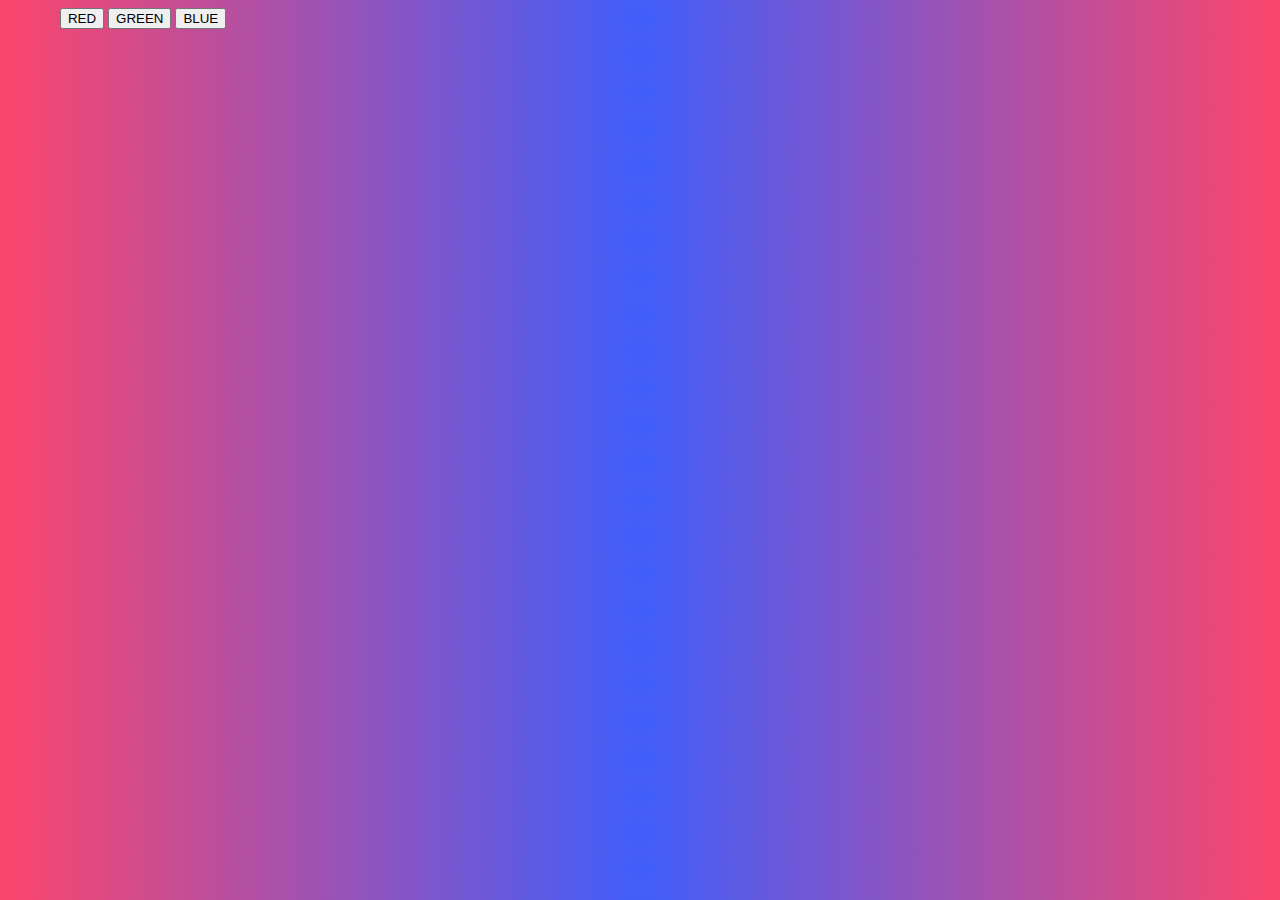
<file: alcro-patched/examples/actix-embed/index.html>
<!doctype html>

<html lang="en">
<head>
  <meta charset="utf-8">
  <title>index</title>
  <link rel="stylesheet" href="css/styles.css">
</head>
<body id="index-body">
  <button class="index" onclick="changePage('index')">index</button>
  <button class="red" onclick="changePage('red')">RED</button>
  <button class="green" onclick="changePage('green')">GREEN</button>
  <button class="blue" onclick="changePage('blue')">BLUE</button>

  <script src="js/scripts.js"></script>
</body>
</html>
</file>
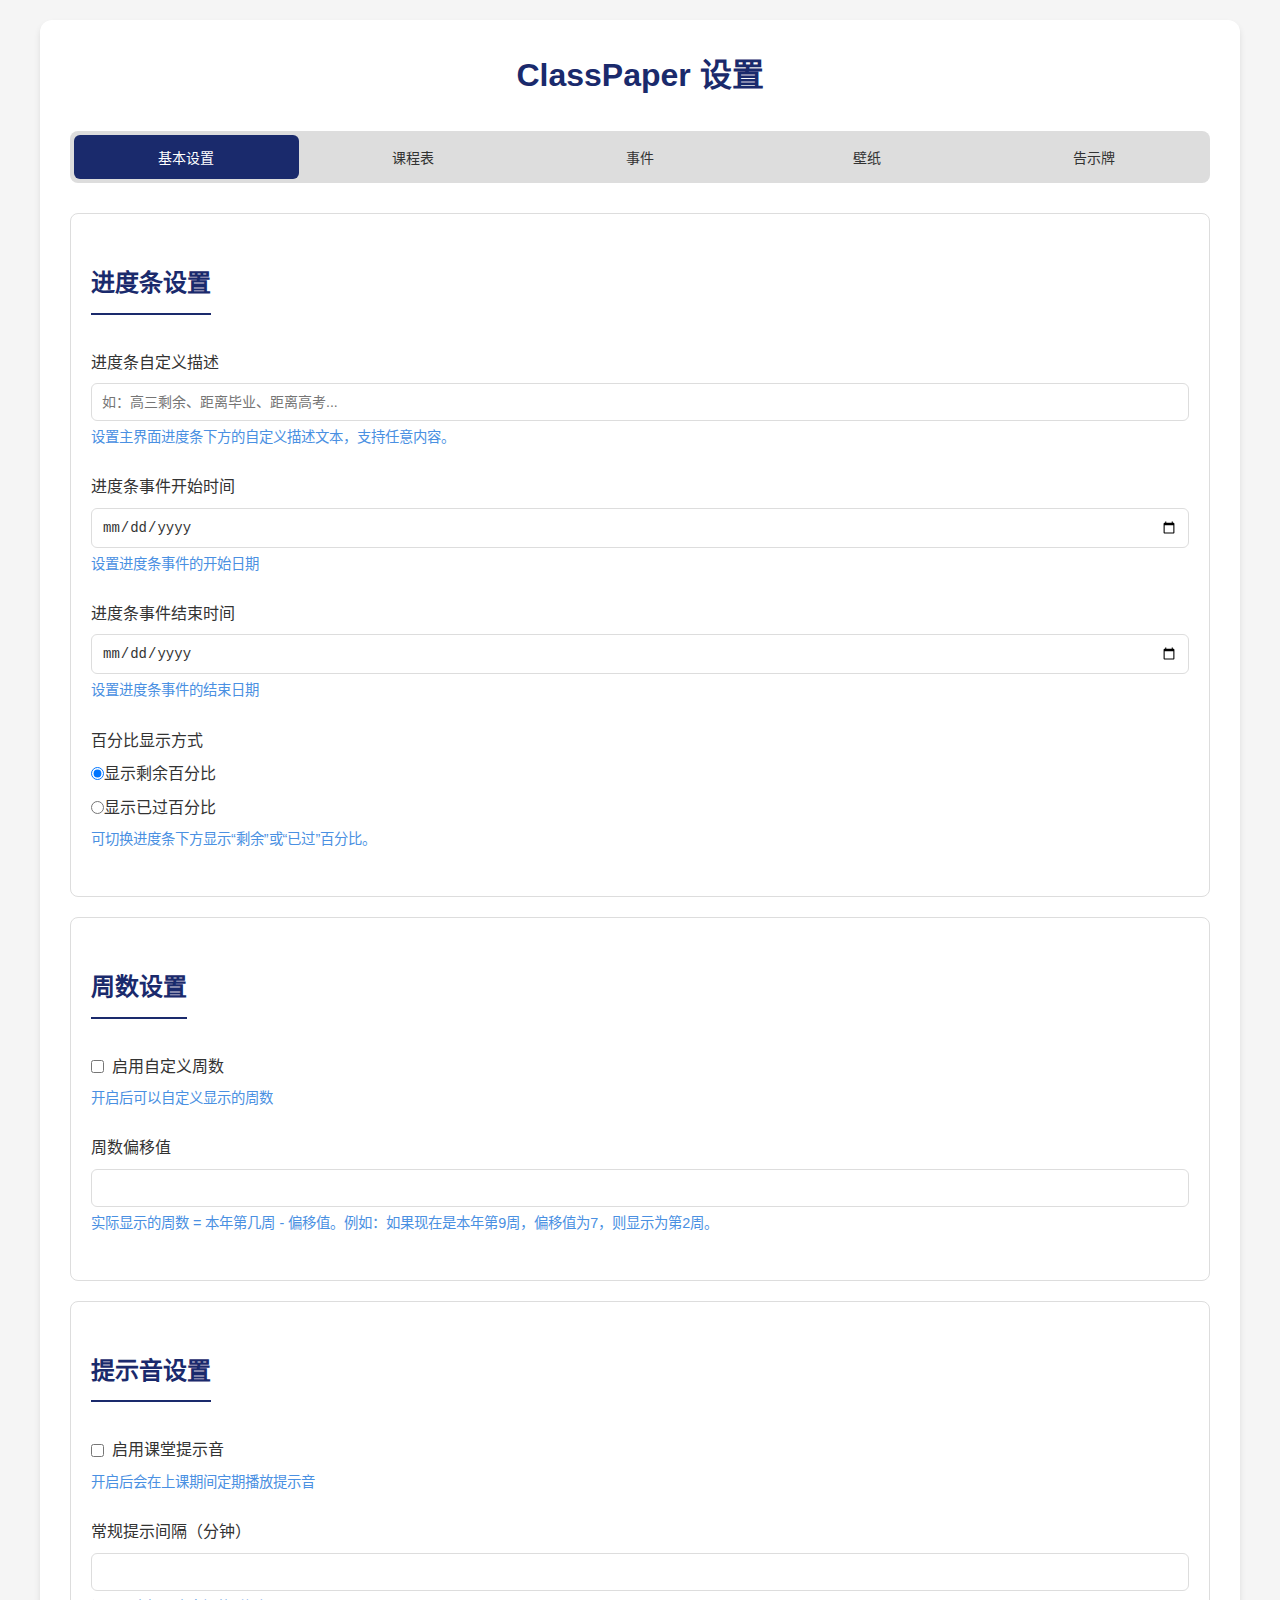
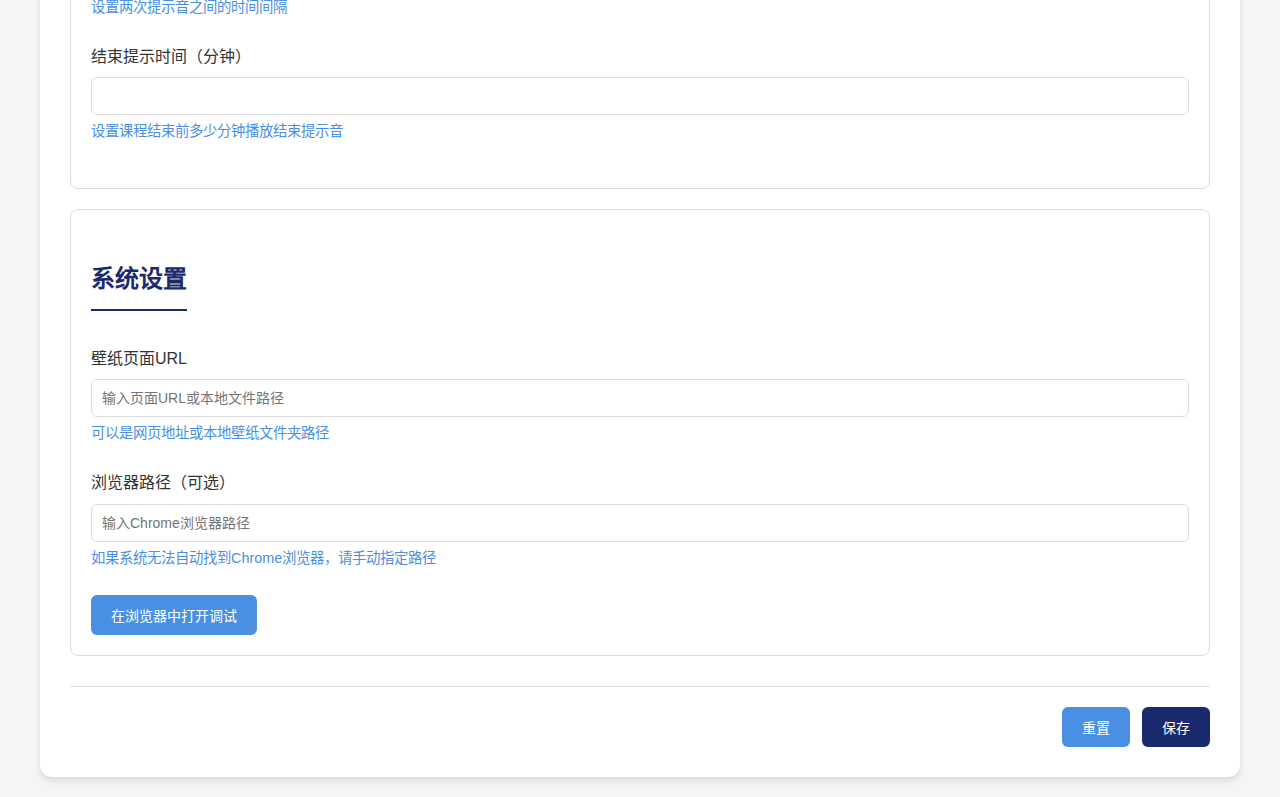
<file: res/settings.html>
<!DOCTYPE html>
<html lang="zh-CN">

<head>
    <meta charset="UTF-8">
    <meta name="viewport" content="width=device-width, initial-scale=1.0">
    <title>ClassPaper 设置</title>
    <script src="config/config.js"></script>
    <link rel="icon" type="image/x-icon" href="favicon.ico">
    <style>
        :root {
            --primary-color: #1a2a6c;
            --secondary-color: #4a90e2;
            --success-color: #28a745;
            --danger-color: #dc3545;
            --text-color: #333;
            --bg-color: #f5f5f5;
            --card-bg: #fff;
            --border-color: #ddd;
            --hover-color: #f8f9fa;
        }

        @media (prefers-color-scheme: dark) {
            :root {
                --primary-color: #4a90e2;
                --secondary-color: #6c757d;
                --text-color: #e1e1e1;
                --bg-color: #1a1a1a;
                --card-bg: #2d2d2d;
                --border-color: #404040;
                --hover-color: #363636;
            }
        }

        * {
            margin: 0;
            padding: 0;
            box-sizing: border-box;
        }

        body {
            font-family: 'Microsoft YaHei', sans-serif;
            background: var(--bg-color);
            color: var(--text-color);
            padding: 20px;
            line-height: 1.6;
        }

        .container {
            max-width: 1200px;
            margin: 0 auto;
            background: var(--card-bg);
            padding: 30px;
            border-radius: 12px;
            box-shadow: 0 4px 6px rgba(0, 0, 0, 0.1);
        }

        h1,
        h2,
        h3 {
            color: var(--primary-color);
            margin-bottom: 20px;
        }

        h1 {
            text-align: center;
            font-size: 2em;
            margin-bottom: 30px;
        }

        h2 {
            font-size: 1.5em;
            border-bottom: 2px solid var(--primary-color);
            padding-bottom: 10px;
            margin-top: 30px;
        }

        h3 {
            font-size: 1.2em;
            margin-top: 20px;
        }

        .form-group {
            margin-bottom: 25px;
            position: relative;
        }

        .form-section {
            background: var(--card-bg);
            padding: 20px;
            border-radius: 8px;
            border: 1px solid var(--border-color);
            margin-bottom: 20px;
        }

        .form-section-title {
            display: flex;
            align-items: center;
            margin-bottom: 15px;
        }

        .form-section-title i {
            margin-right: 10px;
            color: var(--primary-color);
        }

        label {
            display: block;
            margin-bottom: 8px;
            font-weight: 500;
            color: var(--text-color);
        }

        .checkbox-label {
            display: flex;
            align-items: center;
            cursor: pointer;
        }

        .checkbox-label input[type="checkbox"] {
            margin-right: 8px;
        }

        input[type="text"],
        input[type="number"],
        input[type="date"],
        input[type="time"],
        input[type="datetime-local"] {
            width: 100%;
            padding: 10px;
            border: 1px solid var(--border-color);
            border-radius: 6px;
            font-size: 14px;
            background: var(--card-bg);
            color: var(--text-color);
            transition: border-color 0.3s, box-shadow 0.3s;
        }

        input:focus {
            outline: none;
            border-color: var(--primary-color);
            box-shadow: 0 0 0 2px rgba(74, 144, 226, 0.2);
        }

        .help-text {
            font-size: 0.9em;
            color: var(--secondary-color);
            margin-top: 5px;
        }

        .button-group {
            display: flex;
            justify-content: flex-end;
            gap: 12px;
            margin-top: 30px;
            padding-top: 20px;
            border-top: 1px solid var(--border-color);
        }

        button {
            padding: 10px 20px;
            border: none;
            border-radius: 6px;
            cursor: pointer;
            font-size: 14px;
            font-weight: 500;
            transition: all 0.3s;
        }

        button.primary {
            background-color: var(--primary-color);
            color: white;
        }

        button.secondary {
            background-color: var(--secondary-color);
            color: white;
        }

        button.add {
            background-color: var(--success-color);
            color: white;
        }

        button.delete {
            background-color: var(--danger-color);
            color: white;
            padding: 6px 12px;
            font-size: 12px;
        }

        button:hover {
            transform: translateY(-1px);
            box-shadow: 0 2px 4px rgba(0, 0, 0, 0.1);
        }

        button:active {
            transform: translateY(0);
        }

        .tab-container {
            margin-bottom: 30px;
        }

        .tab-buttons {
            display: flex;
            gap: 2px;
            margin-bottom: 30px;
            background: var(--border-color);
            padding: 4px;
            border-radius: 8px;
        }

        .tab-button {
            flex: 1;
            padding: 12px 24px;
            border: none;
            border-radius: 6px;
            cursor: pointer;
            background-color: transparent;
            color: var(--text-color);
            font-weight: 500;
            transition: all 0.3s;
        }

        .tab-button.active {
            background-color: var(--primary-color);
            color: white;
        }

        .tab-button:hover:not(.active) {
            background-color: var(--hover-color);
        }

        .tab-content {
            display: none;
            animation: fadeIn 0.3s;
        }

        .tab-content.active {
            display: block;
        }

        @keyframes fadeIn {
            from {
                opacity: 0;
            }

            to {
                opacity: 1;
            }
        }

        .table-container {
            overflow-x: auto;
            margin-bottom: 20px;
            background: var(--card-bg);
            border-radius: 8px;
            border: 1px solid var(--border-color);
        }

        table {
            width: 100%;
            border-collapse: collapse;
        }

        th,
        td {
            padding: 12px;
            text-align: left;
            border-bottom: 1px solid var(--border-color);
        }

        th {
            background-color: var(--hover-color);
            font-weight: 500;
        }

        tr:hover {
            background-color: var(--hover-color);
        }

        .event-list,
        .wallpaper-list {
            margin-bottom: 20px;
        }

        .event-item,
        .wallpaper-item {
            display: flex;
            align-items: center;
            gap: 12px;
            margin-bottom: 12px;
            padding: 15px;
            background: var(--card-bg);
            border: 1px solid var(--border-color);
            border-radius: 8px;
            transition: all 0.3s;
        }

        .event-item:hover,
        .wallpaper-item:hover {
            transform: translateY(-2px);
            box-shadow: 0 2px 8px rgba(0, 0, 0, 0.1);
        }

        .notice-editor {
            width: 100%;
            min-height: 200px;
            padding: 15px;
            border: 1px solid var(--border-color);
            border-radius: 8px;
            font-family: 'Microsoft YaHei', sans-serif;
            resize: vertical;
            background: var(--card-bg);
            color: var(--text-color);
        }

        .preview-box {
            margin-top: 20px;
            padding: 20px;
            border: 1px solid var(--border-color);
            border-radius: 8px;
            background: var(--hover-color);
        }

        .status {
            position: fixed;
            bottom: 20px;
            right: 20px;
            padding: 15px 25px;
            border-radius: 8px;
            display: none;
            animation: slideIn 0.3s;
            z-index: 1000;
            box-shadow: 0 4px 12px rgba(0, 0, 0, 0.1);
        }

        @keyframes slideIn {
            from {
                transform: translateX(100%);
                opacity: 0;
            }

            to {
                transform: translateX(0);
                opacity: 1;
            }
        }

        .status.success {
            background-color: var(--success-color);
            color: white;
            display: block;
        }

        .status.error {
            background-color: var(--danger-color);
            color: white;
            display: block;
        }

        .wallpaper-item {
            display: flex;
            align-items: center;
            gap: 16px;
            margin-bottom: 14px;
            padding: 12px 18px;
            background: var(--card-bg);
            border: 1px solid var(--border-color);
            border-radius: 8px;
            transition: box-shadow 0.2s, background 0.2s;
        }

        .wallpaper-item:hover {
            background: var(--hover-color);
            box-shadow: 0 2px 8px rgba(0, 0, 0, 0.08);
        }

        .wallpaper-thumb {
            width: 48px;
            height: 32px;
            object-fit: cover;
            border-radius: 4px;
            border: 1px solid var(--border-color);
            background: #eee;
        }

        .wallpaper-item input[type="text"] {
            flex: 1;
            min-width: 180px;
            max-width: 400px;
            padding: 8px 10px;
        }

        .wallpaper-item button.delete {
            background: var(--danger-color);
            color: #fff;
            border: none;
            border-radius: 6px;
            padding: 6px 16px;
            font-size: 13px;
            cursor: pointer;
            transition: background 0.2s;
        }

        .wallpaper-item button.delete:hover {
            background: #b71c1c;
        }

        /* 响应式设计 */
        @media (max-width: 768px) {
            .container {
                padding: 15px;
            }

            .tab-buttons {
                flex-direction: column;
            }

            .event-item,
            .wallpaper-item {
                flex-direction: column;
            }

            .button-group {
                flex-direction: column;
            }

            button {
                width: 100%;
            }
        }

        #schedule .form-section {
            margin-bottom: 32px;
            box-shadow: 0 2px 12px rgba(0, 0, 0, 0.04);
            border-radius: 14px;
            border: 1.5px solid var(--border-color);
        }

        #schedule .form-section-title {
            display: flex;
            align-items: center;
            gap: 8px;
            font-size: 1.18em;
            font-weight: 600;
            color: var(--primary-color);
            margin-bottom: 12px;
            border-left: 4px solid var(--primary-color);
            padding-left: 10px;
        }

        #schedule .table-container {
            border-radius: 10px;
            overflow: auto;
            background: var(--card-bg);
            border: 1px solid var(--border-color);
        }

        #schedule table {
            width: 100%;
            border-collapse: separate;
            border-spacing: 0;
            border-radius: 10px;
            overflow: hidden;
        }

        #schedule th,
        #schedule td {
            padding: 10px 8px;
            text-align: center;
            border-bottom: 1px solid var(--border-color);
        }

        #schedule th {
            background: var(--hover-color);
            font-weight: 600;
        }


        #schedule tr:hover {
            background: #e3f0fa;
        }

        #schedule input[type="text"],
        #schedule input[type="time"] {
            width: 90px;
            padding: 6px 8px;
            border-radius: 6px;
            border: 1px solid var(--border-color);
            background: var(--card-bg);
        }

        #schedule .add,
        #schedule .secondary {
            min-width: 90px;
            margin-right: 8px;
        }

        #schedule .form-group {
            margin-bottom: 18px;
        }

        #schedule .help-text {
            font-size: 0.92em;
            color: var(--secondary-color);
        }

        #schedule .form-section {
            padding: 24px 28px 18px 28px;
        }

        #schedule .form-section:not(:last-child) {
            margin-bottom: 36px;
        }

        #schedule .form-section-title i {
            color: var(--primary-color);
        }

        #schedule .button-group {
            margin-top: 18px;
        }

        @media (max-width: 900px) {
            #schedule .form-section {
                padding: 12px 6px;
            }

            #schedule input[type="text"],
            #schedule input[type="time"] {
                width: 70px;
            }
        }
    </style>
</head>

<body>
    <div class="container">
        <h1>ClassPaper 设置</h1>

        <div class="tab-container">
            <div class="tab-buttons">
                <button class="tab-button active" onclick="switchTab('basic')">基本设置</button>
                <button class="tab-button" onclick="switchTab('schedule')">课程表</button>
                <button class="tab-button" onclick="switchTab('events')">事件</button>
                <button class="tab-button" onclick="switchTab('wallpapers')">壁纸</button>
                <button class="tab-button" onclick="switchTab('notice')">告示牌</button>
            </div>
        </div>

        <div id="basic" class="tab-content active">
            <div class="form-section">
                <div class="form-section-title">
                    <h2>进度条设置</h2>
                </div>
                <div class="form-group">
                    <label for="progress-description">进度条自定义描述</label>
                    <input type="text" id="progress-description" maxlength="30" placeholder="如：高三剩余、距离毕业、距离高考...">
                    <div class="help-text">设置主界面进度条下方的自定义描述文本，支持任意内容。</div>
                </div>
                <div class="form-group">
                    <label for="semester-begin">进度条事件开始时间</label>
                    <input type="date" id="semester-begin">
                    <div class="help-text">设置进度条事件的开始日期</div>
                </div>
                <div class="form-group">
                    <label for="semester-end">进度条事件结束时间</label>
                    <input type="date" id="semester-end">
                    <div class="help-text">设置进度条事件的结束日期</div>
                </div>
                <div class="form-group">
                    <label>百分比显示方式</label>
                    <label class="checkbox-label" style="margin-right: 18px;">
                        <input type="radio" name="progress-percent-mode" id="progress-percent-left" value="left"
                            checked>
                        显示剩余百分比
                    </label>
                    <label class="checkbox-label">
                        <input type="radio" name="progress-percent-mode" id="progress-percent-passed" value="passed">
                        显示已过百分比
                    </label>
                    <div class="help-text">可切换进度条下方显示“剩余”或“已过”百分比。</div>
                </div>
            </div>

            <div class="form-section">
                <div class="form-section-title">
                    <h2>周数设置</h2>
                </div>
                <div class="form-group">
                    <label class="checkbox-label">
                        <input type="checkbox" id="week-offset-enabled">
                        启用自定义周数
                    </label>
                    <div class="help-text">开启后可以自定义显示的周数</div>
                </div>
                <div class="form-group">
                    <label for="week-offset">周数偏移值</label>
                    <input type="number" id="week-offset" min="0" max="52">
                    <div class="help-text">实际显示的周数 = 本年第几周 - 偏移值。例如：如果现在是本年第9周，偏移值为7，则显示为第2周。</div>
                </div>
            </div>

            <div class="form-section">
                <div class="form-section-title">
                    <h2>提示音设置</h2>
                </div>
                <div class="form-group">
                    <label class="checkbox-label">
                        <input type="checkbox" id="notifications-enabled">
                        启用课堂提示音
                    </label>
                    <div class="help-text">开启后会在上课期间定期播放提示音</div>
                </div>
                <div class="form-group">
                    <label for="regular-interval">常规提示间隔（分钟）</label>
                    <input type="number" id="regular-interval" min="1" max="30">
                    <div class="help-text">设置两次提示音之间的时间间隔</div>
                </div>
                <div class="form-group">
                    <label for="ending-time">结束提示时间（分钟）</label>
                    <input type="number" id="ending-time" min="1" max="30">
                    <div class="help-text">设置课程结束前多少分钟播放结束提示音</div>
                </div>
            </div>

            <div class="form-section">
                <div class="form-section-title">
                    <h2>系统设置</h2>
                </div>
        <div class="form-group">
                    <label for="url">壁纸页面URL</label>
            <input type="text" id="url" placeholder="输入页面URL或本地文件路径">
                    <div class="help-text">可以是网页地址或本地壁纸文件夹路径</div>
                </div>
                <div class="form-group">
                    <label for="browser">浏览器路径（可选）</label>
                    <input type="text" id="browser" placeholder="输入Chrome浏览器路径">
                    <div class="help-text">如果系统无法自动找到Chrome浏览器，请手动指定路径</div>
                </div>
                <!-- 新增调试按钮 -->
                <button class="secondary" onclick="openInBrowser()">在浏览器中打开调试</button>
            </div>
        </div>

        <div id="schedule" class="tab-content">
            <div class="form-section">
                <div class="form-section-title">
                    <h2>课程时间安排</h2>
                </div>
                <div style="display:flex;align-items:center;gap:18px;margin-bottom:10px;">
                    <button class="add" onclick="smartGuessTimeTable()">智能推算</button>
                    <span class="help-text">一键根据已填时间智能补全后续节次时间，可根据实际情况手动微调。</span>
                </div>
                <div class="table-container">
                    <table id="timeTable">
                        <thead>
                            <tr>
                                <th>节次</th>
                                <th>上课时间</th>
                                <th>下课时间</th>
                                <th>休息时间</th>
                                <th>操作</th>
                            </tr>
                        </thead>
                        <tbody>
                        </tbody>
                    </table>
                    <button class="add" onclick="addTimeSlot()">添加时间段</button>
                </div>
            </div>

            <div class="form-section">
                <div class="form-section-title">
                    <h2>课表显示模式</h2>
                </div>
                <div class="form-group">
                    <label class="checkbox-label">
                        <input type="radio" name="display-mode" id="display-mode-scroll" value="scroll">
                        滚动模式（当前课程居中，前后天填充空白）
                    </label>
                    <label class="checkbox-label">
                        <input type="radio" name="display-mode" id="display-mode-day" value="day">
                        一天进度模式（只显示当天全部课程，按时间高亮）
                    </label>
                    <div class="help-text">选择课表的显示方式，滚动模式适合大屏，进度模式适合移动端或简洁需求。</div>
                </div>
            </div>

            <div class="form-section">
                <div class="form-section-title">
                    <h2>课程安排</h2>
                </div>
                <div class="form-group">
                    <label for="schedule-import">导入课程表</label>
                    <textarea id="schedule-import" class="notice-editor" style="min-height: 100px;" placeholder="粘贴课程表文本，格式如下：
星期,1,2,3,4,5,6,7,8,9,10,11,
周一,升旗,班会,物理,英语,数学,数学,生物,化学,语文,晚修,晚修,
周二,语文,语文,数学,英语,体育,物理,生物,化学,自习,晚修,晚修,
..."></textarea>
                    <div class="help-text">支持CSV格式的课程表文本导入，第一行为表头，之后每行为一天的课程安排</div>
                    <button class="secondary" onclick="importSchedule()">导入课程表</button>
                </div>
                <div class="table-container">
                    <table id="scheduleTable">
                        <thead>
                            <tr>
                                <th>星期/节次</th>
                            </tr>
                        </thead>
                        <tbody>
                        </tbody>
                    </table>
                </div>
            </div>
        </div>

        <div id="events" class="tab-content">
            <div class="form-section">
                <div class="form-section-title">
                    <h2>事件列表</h2>
                </div>
                <div class="event-list" id="eventList">
                </div>
                <button class="add" onclick="addEvent()">添加事件</button>
            </div>
        </div>

        <div id="wallpapers" class="tab-content">
            <div class="form-section">
                <div class="form-section-title">
                    <h2>壁纸管理</h2>
                </div>
                <div class="wallpaper-list" id="wallpaperList" style="margin-bottom: 24px;">
                    <!-- 动态生成壁纸项，每项含缩略图、路径输入、删除按钮 -->
                </div>
                <div class="form-group" style="display: flex; align-items: center; gap: 16px;">
                    <label for="wallpaper-interval" style="min-width: 120px;">切换间隔（秒）</label>
                    <input type="number" id="wallpaper-interval" min="5" max="3600" step="1" value="30"
                        style="width: 120px;">
                    <span class="help-text" style="margin-left: 8px;">壁纸自动切换的时间间隔，建议不小于5秒</span>
                </div>
                <div class="button-group" style="justify-content: flex-start; gap: 16px; margin-top: 18px;">
                    <button class="secondary" onclick="scanWallpapers()">扫描壁纸文件夹</button>
                    <button class="add" onclick="addWallpaper()">添加壁纸</button>
                </div>
            </div>
        </div>

        <div id="notice" class="tab-content">
            <div class="form-section">
                <div class="form-section-title">
                    <h2>告示内容</h2>
        </div>
        <div class="form-group">
                    <label for="notice-content">告示内容（支持HTML）</label>
                    <textarea id="notice-content" class="notice-editor" placeholder="在这里输入告示内容，支持HTML标签"
                        oninput="updatePreview()"></textarea>
                </div>
                <div class="preview-box">
                    <h3>预览</h3>
                    <div id="notice-preview"></div>
                </div>
            </div>
        </div>

        <div id="status" class="status"></div>
        <!-- 重置确认对话框 -->
        <div id="reset-dialog"
            style="display:none; position:fixed; left:0; top:0; width:100vw; height:100vh; background:rgba(0,0,0,0.18); z-index:2000; align-items:center; justify-content:center;">
            <div
                style="background:var(--card-bg); border-radius:12px; box-shadow:0 8px 32px rgba(0,0,0,0.18); padding:32px 36px; min-width:320px; max-width:90vw; text-align:center;">
                <div style="font-size:1.2em; margin-bottom:18px; color:var(--primary-color); font-weight:600;">确认重置？
                </div>
                <div style="color:var(--text-color); margin-bottom:24px;">确定要重置并重新加载所有设置吗？<br>未保存的更改将丢失。</div>
                <div style="display:flex; justify-content:center; gap:24px;">
                    <button class="secondary" onclick="closeResetDialog()">取消</button>
                    <button class="primary" onclick="doReset()">确定</button>
                </div>
            </div>
        </div>
        <div class="button-group">
            <button class="secondary" onclick="showResetDialog()">重置</button>
            <button class="primary" onclick="handleSave()">保存</button>
        </div>
    </div>

    <script>
        let currentConfig = null;

        function switchTab(tabId) {
            // 隐藏所有标签页内容
            document.querySelectorAll('.tab-content').forEach(tab => {
                tab.classList.remove('active');
            });
            // 取消所有标签按钮的激活状态
            document.querySelectorAll('.tab-button').forEach(button => {
                button.classList.remove('active');
            });

            // 显示选中的标签页内容
            document.getElementById(tabId).classList.add('active');
            // 激活对应的标签按钮
            document.querySelector(`.tab-button[onclick="switchTab('${tabId}')"]`).classList.add('active');
        }

        // 检查函数是否已绑定
        function waitForBinding(funcName) {
            return new Promise((resolve) => {
                const check = () => {
                    if (typeof window[funcName] === 'function') {
                        resolve();
                    } else {
                        setTimeout(check, 100);
                    }
                };
                check();
            });
        }

        // 扫描壁纸文件夹
        async function scanWallpapers() {
            try {
                await waitForBinding('scanWallpaperDir');

                if (typeof window.scanWallpaperDir !== 'function') {
                    throw new Error('scanWallpaperDir 函数未定义');
                }

                const wallpapers = await window.scanWallpaperDir();
                if (Array.isArray(wallpapers)) {
                    // 获取现有壁纸列表
                    const container = document.getElementById('wallpaperList');
                    const existingItems = Array.from(container.children);

                    // 规范化路径（移除前导./，统一分隔符，确保相对于index.html）
                    const normalizePath = (path) => {
                        // 移除前导./和res/
                        return path.replace(/^\.\//, '')
                            .replace(/^res\//, '')
                            .replace(/\\/g, '/');
                    };

                    const existingPaths = new Set(
                        existingItems.map(item =>
                            normalizePath(item.querySelector('input').value)
                        )
                    );

                    // 只添加不存在的壁纸
                    let addedCount = 0;
                    wallpapers.forEach(wallpaper => {
                        const normalizedPath = normalizePath(wallpaper);
                        if (!existingPaths.has(normalizedPath)) {
                            container.innerHTML += `
                                <div class="wallpaper-item">
                                    <input type="text" placeholder="壁纸路径" value="${wallpaper}">
                                    <button class="delete" onclick="deleteWallpaper(${container.children.length})">删除</button>
                                </div>
                            `;
                            addedCount++;
                        }
                    });

                    if (addedCount > 0) {
                        showStatus(`已添加 ${addedCount} 个新壁纸`, 'success');
                    } else {
                        showStatus('没有发现新的壁纸', 'success');
                    }
                } else {
                    throw new Error('无效的壁纸列表数据');
                }
            } catch (e) {
                console.error('扫描壁纸文件夹失败:', e);
                showStatus('扫描壁纸文件夹失败: ' + e, 'error');
            }
        }

        // 初始化课程表
        function initScheduleTable(config) {
            const table = document.getElementById('scheduleTable');
            const thead = table.querySelector('thead tr');
            const tbody = table.querySelector('tbody');

            // 清空现有内容
            thead.innerHTML = '<th>星期/节次</th>';
            tbody.innerHTML = '';

            // 添加表头
            config.lessons.headers.slice(1).forEach(header => {
                thead.innerHTML += `<th>${header}</th>`;
            });

            // 添加表格内容
            config.lessons.schedule.forEach(day => {
                const row = document.createElement('tr');
                row.innerHTML = `<td>${day.day}</td>`;
                day.classes.forEach(lesson => {
                    row.innerHTML += `<td><input type="text" value="${lesson}" style="width: 50px;"></td>`;
                });
                tbody.appendChild(row);
            });
        }

        // 初始化事件列表
        function initEventList(events) {
            const container = document.getElementById('eventList');
            container.innerHTML = '';
            events.forEach((event, index) => {
                container.innerHTML += `
                    <div class="event-item">
                        <input type="text" placeholder="事件名称" value="${event.name}">
                        <input type="datetime-local" value="${event.date.split('T')[0]}T${event.date.split('T')[1].split('.')[0]}">
                        <button class="delete" onclick="deleteEvent(${index})">删除</button>
                    </div>
                `;
            });
        }

        // 初始化壁纸列表
        function initWallpaperList(wallpapers) {
            const container = document.getElementById('wallpaperList');
            container.innerHTML = '';
            wallpapers.forEach((wallpaper, index) => {
                // 支持本地相对路径缩略图
                let thumbSrc = wallpaper;
                if (!/^https?:\/\//.test(wallpaper) && !/^data:/.test(wallpaper)) {
                    thumbSrc = wallpaper.replace(/^\.\//, '').replace(/^res\//, '');
                }
                container.innerHTML += `
                    <div class="wallpaper-item">
                        <img class="wallpaper-thumb" src="${thumbSrc}" alt="预览" onerror="this.src='icon/icon.png'">
                        <input type="text" placeholder="壁纸路径" value="${wallpaper}">
                        <button class="delete" onclick="deleteWallpaper(${index})">删除</button>
                    </div>
                `;
            });
        }

        // 添加事件
        function addEvent() {
            const container = document.getElementById('eventList');
            const now = new Date().toISOString().slice(0, 16);
            container.innerHTML += `
                <div class="event-item">
                    <input type="text" placeholder="事件名称">
                    <input type="datetime-local" value="${now}">
                    <button class="delete" onclick="deleteEvent(${container.children.length})">删除</button>
                </div>
            `;
        }

        // 删除事件
        function deleteEvent(index) {
            const container = document.getElementById('eventList');
            container.children[index].remove();
        }

        // 添加壁纸
        function addWallpaper() {
            const container = document.getElementById('wallpaperList');
            container.innerHTML += `
                <div class="wallpaper-item">
                    <input type="text" placeholder="相对于index.html的壁纸路径，例如：wallpaper/bg.jpg">
                    <button class="delete" onclick="deleteWallpaper(${container.children.length})">删除</button>
                </div>
            `;
        }

        // 删除壁纸
        function deleteWallpaper(index) {
            const container = document.getElementById('wallpaperList');
            container.children[index].remove();
        }

        // 初始化告示内容
        function initNotice(sth) {
            document.getElementById('notice-content').value = sth || '';
            updatePreview();
        }

        // 更新预览（优化：支持多行换行显示）
        function updatePreview() {
            const content = document.getElementById('notice-content').value;
            // 支持多行换行显示
            document.getElementById('notice-preview').innerHTML = content.replace(/\n/g, '<br>');
        }

        // 收集课程表数据
        function getScheduleData() {
            const table = document.getElementById('scheduleTable');
            const rows = table.querySelectorAll('tbody tr');
            const schedule = [];

            rows.forEach(row => {
                const inputs = row.querySelectorAll('input');
                const classes = Array.from(inputs).map(input => input.value);
                schedule.push({
                    day: row.cells[0].textContent,
                    classes: classes
                });
            });

            return schedule;
        }

        // 收集事件数据
        function getEventData() {
            const container = document.getElementById('eventList');
            const events = [];
            Array.from(container.children).forEach(item => {
                const inputs = item.querySelectorAll('input');
                events.push({
                    name: inputs[0].value,
                    date: inputs[1].value + ':00'
                });
            });
            return events;
        }

        // 收集壁纸数据
        function getWallpaperData() {
            const container = document.getElementById('wallpaperList');
            return Array.from(container.children).map(item => item.querySelector('input').value);
        }

        // 获取告示内容
        function getNoticeData() {
            return document.getElementById('notice-content').value;
        }

        // 添加时间段
        function addTimeSlot() {
            const tbody = document.getElementById('timeTable').querySelector('tbody');
            const newRow = document.createElement('tr');
            const period = tbody.children.length + 1;
            newRow.innerHTML = `
                <td>${period}</td>
                <td><input type="time" class="time-begin"></td>
                <td><input type="time" class="time-end"></td>
                <td><input type="time" class="rest-begin"> - <input type="time" class="rest-end"></td>
                <td><button class="delete" onclick="deleteTimeSlot(this)">删除</button></td>
            `;
            tbody.appendChild(newRow);
        }

        // 删除时间段
        function deleteTimeSlot(button) {
            const row = button.closest('tr');
            row.remove();
            // 重新编号
            const tbody = document.getElementById('timeTable').querySelector('tbody');
            Array.from(tbody.children).forEach((row, index) => {
                row.cells[0].textContent = index + 1;
            });
        }

        // 初始化时间表
        function initTimeTable(config) {
            const tbody = document.getElementById('timeTable').querySelector('tbody');
            tbody.innerHTML = '';

            config.lessons.times.schedule.forEach(slot => {
                const row = document.createElement('tr');
                const [restBegin, restEnd] = slot.rest ? slot.rest.split('-') : ['', ''];
                row.innerHTML = `
                    <td>${slot.period}</td>
                    <td><input type="time" class="time-begin" value="${slot.begin}"></td>
                    <td><input type="time" class="time-end" value="${slot.end}"></td>
                    <td><input type="time" class="rest-begin" value="${restBegin}"> - <input type="time" class="rest-end" value="${restEnd}"></td>
                    <td><button class="delete" onclick="deleteTimeSlot(this)">删除</button></td>
                `;
                tbody.appendChild(row);
            });
        }

        // 获取时间表数据
        function getTimeData() {
            const tbody = document.getElementById('timeTable').querySelector('tbody');
            const schedule = [];

            Array.from(tbody.children).forEach(row => {
                const period = parseInt(row.cells[0].textContent);
                const begin = row.querySelector('.time-begin').value;
                const end = row.querySelector('.time-end').value;
                const restBegin = row.querySelector('.rest-begin').value;
                const restEnd = row.querySelector('.rest-end').value;

                schedule.push({
                    period: period,
                    begin: begin,
                    end: end,
                    rest: restBegin && restEnd ? `${restBegin}-${restEnd}` : null
                });
            });

            return schedule;
        }

        // 导入课程表
        function importSchedule() {
            try {
                const importText = document.getElementById('schedule-import').value.trim();
                if (!importText) {
                    showStatus('请输入课程表文本', 'error');
                    return;
                }

                // 按行分割
                const lines = importText.split('\n');
                if (lines.length < 2) {
                    showStatus('课程表格式不正确', 'error');
                    return;
                }

                // 解析表头
                let headers = lines[0].split(',').map(h => h.trim());
                // 如果表头最后一个元素为空，则去除
                if (headers.length > 0 && headers[headers.length - 1] === '') {
                    headers.pop();
                }
                headers = headers.filter(h => h);
                if (headers.length < 2) {
                    showStatus('课程表表头格式不正确', 'error');
                    return;
                }

                // 解析课程数据
                const schedule = [];
                for (let i = 1; i < lines.length; i++) {
                    const line = lines[i].trim();
                    if (!line) continue;

                    let cells = line.split(',').map(c => c.trim());
                    // 如果最后一个元素为空，则去除
                    if (cells.length > 0 && cells[cells.length - 1] === '') {
                        cells.pop();
                    }
                    if (cells.length < 2) continue;

                    schedule.push({
                        day: cells[0],
                        classes: cells.slice(1)
                    });
                }

                if (schedule.length === 0) {
                    showStatus('没有找到有效的课程数据', 'error');
                    return;
                }

                // 更新CONFIG
                CONFIG.lessons.headers = headers;
                CONFIG.lessons.schedule = schedule;

                // 重新初始化课程表
                initScheduleTable(CONFIG);
                showStatus('课程表导入成功', 'success');
            } catch (e) {
                console.error('导入课程表失败:', e);
                showStatus('导入课程表失败: ' + e, 'error');
            }
        }

        // 重命名函数以避免冲突
        async function handleSave() {
            try {
                // 等待所有必要的函数绑定
                await Promise.all([
                    waitForBinding('saveConfig'),
                    waitForBinding('writeFile'),
                    waitForBinding('reloadMainWindow')
                ]);

                // 确保CONFIG已经加载
                if (typeof CONFIG === 'undefined') {
                    showStatus('保存失败：CONFIG未定义', 'error');
                    return;
                }

                // 更新CONFIG对象
                CONFIG.lessons.schedule = getScheduleData();
                CONFIG.lessons.times.schedule = getTimeData();
                CONFIG.lessons.times.semester = {
                    begin: document.getElementById('semester-begin').value,
                    end: document.getElementById('semester-end').value
                };

                // 保存提示音设置
                CONFIG.notifications = {
                    enabled: document.getElementById('notifications-enabled').checked,
                    regularInterval: parseInt(document.getElementById('regular-interval').value) || 5,
                    endingTime: parseInt(document.getElementById('ending-time').value) || 5
                };

                // 保存周数设置
                CONFIG.weekOffset = {
                    enabled: document.getElementById('week-offset-enabled').checked,
                    offset: parseInt(document.getElementById('week-offset').value) || 7
                };
                CONFIG.events = getEventData();
                CONFIG.wallpapers = getWallpaperData();
                CONFIG.sth = getNoticeData();

                // 保存课表显示模式
                CONFIG.lessons.displayMode = document.getElementById('display-mode-scroll').checked ? 'scroll' : 'day';

                // 保存壁纸切换间隔
                CONFIG.wallpaperInterval = parseInt(document.getElementById('wallpaper-interval').value) || 30;

                // 保存进度条描述
                CONFIG.progressDescription = document.getElementById('progress-description').value.trim();

                // 保存百分比显示方式
                CONFIG.progressPercentMode = document.getElementById('progress-percent-left').checked ? 'left' : 'passed';

                // 保存config.js
                const configContent = `const CONFIG = ${JSON.stringify(CONFIG, null, 2)};

// 为了保持向后兼容，导出原有的变量名
const lessons = CONFIG.lessons.headers.join(",") + "\\n" + 
  CONFIG.lessons.schedule.map(day => " ," + day.day + "," + day.classes.join(",")).join("\\n") + "\\n";

const events = "事件,日期,\\n" + 
  CONFIG.events.map(event => \`\${event.name},\${event.date},\`).join("\\n");

const wallpaperlist = CONFIG.wallpapers;

const sth = CONFIG.sth;`;

                try {
                    if (typeof window.writeFile !== 'function') {
                        throw new Error('writeFile 函数未定义');
                    }
                    await window.writeFile('res/config/config.js', configContent);
                } catch (e) {
                    console.error('保存config.js失败:', e);
                    showStatus('保存config.js失败: ' + e, 'error');
                    return;
                }

                // 保存config.toml
                const basicConfig = {
                    Default: {
                        URL: document.getElementById('url').value.trim(),
                        BrowserPath: document.getElementById('browser').value.trim()
                    }
                };

                try {
                    if (typeof window.saveConfig !== 'function') {
                        throw new Error('saveConfig 函数未定义');
                    }
                    await window.saveConfig(JSON.stringify(basicConfig));

                    // 重新加载配置并刷新主窗口
                    await handleReset();

                    // 刷新主窗口
                    if (typeof window.reloadMainWindow === 'function') {
                        await window.reloadMainWindow();
                        showStatus('配置已保存并刷新主窗口', 'success');
                    } else {
                        showStatus('配置已保存（主窗口刷新失败）', 'success');
                    }
                } catch (e) {
                    console.error('保存config.toml失败:', e);
                    showStatus('保存config.toml失败: ' + e, 'error');
                }
            } catch (e) {
                console.error('保存配置失败:', e);
                showStatus('保存配置失败: ' + e, 'error');
            }
        }

        // 重命名函数以避免冲突
        async function handleReset() {
            try {
                await waitForBinding('readConfig');

                if (typeof window.readConfig !== 'function') {
                    throw new Error('readConfig 函数未定义');
                }
                
                const config = await window.readConfig();
                currentConfig = config;

                if (config && config.Default) {
                    document.getElementById('url').value = config.Default.URL || '';
                    document.getElementById('browser').value = config.Default.BrowserPath || '';

                    if (typeof CONFIG !== 'undefined') {
                        // 设置学期时间
                        document.getElementById('semester-begin').value = CONFIG.lessons.times.semester.begin;
                        document.getElementById('semester-end').value = CONFIG.lessons.times.semester.end;

                        // 加载提示音设置
                        document.getElementById('notifications-enabled').checked = CONFIG.notifications.enabled;
                        document.getElementById('regular-interval').value = CONFIG.notifications.regularInterval;
                        document.getElementById('ending-time').value = CONFIG.notifications.endingTime;

                        // 加载周数设置
                        document.getElementById('week-offset-enabled').checked = CONFIG.weekOffset.enabled;
                        document.getElementById('week-offset').value = CONFIG.weekOffset.offset;

                        initTimeTable(CONFIG);
                        initScheduleTable(CONFIG);
                        initEventList(CONFIG.events);
                        initWallpaperList(CONFIG.wallpapers);
                        initNotice(CONFIG.sth);

                        // 加载课表显示模式
                        if (CONFIG.lessons.displayMode === 'day') {
                            document.getElementById('display-mode-day').checked = true;
                        } else {
                            document.getElementById('display-mode-scroll').checked = true;
                        }

                        // 加载壁纸切换间隔
                        document.getElementById('wallpaper-interval').value = CONFIG.wallpaperInterval || 30;

                        // 加载进度条描述
                        document.getElementById('progress-description').value = CONFIG.progressDescription || '';

                        // 加载百分比显示方式
                        if (CONFIG.progressPercentMode === 'left') {
                            document.getElementById('progress-percent-left').checked = true;
                        } else {
                            document.getElementById('progress-percent-passed').checked = true;
                        }
                    } else {
                        showStatus('配置加载失败：CONFIG未定义', 'error');
                    }

                    showStatus('配置已加载', 'success');
                } else {
                    showStatus('配置格式不正确', 'error');
                }
            } catch (e) {
                console.error('加载配置失败:', e);
                showStatus('加载配置失败: ' + e, 'error');
            }
        }

        function confirmReset() {
            if (window.confirm('确定要重置并重新加载所有设置吗？未保存的更改将丢失。')) {
                handleReset();
            }
        }

        // 显示状态信息
        function showStatus(message, type) {
            const status = document.getElementById('status');
            status.textContent = message;
            status.className = 'status ' + type;
            status.style.display = 'block'; // 修复：每次调用都先显示
            setTimeout(() => {
                status.style.display = 'none';
            }, 3000);
        }

        function showResetDialog() {
            document.getElementById('reset-dialog').style.display = 'flex';
        }
        function closeResetDialog() {
            document.getElementById('reset-dialog').style.display = 'none';
        }
        function doReset() {
            closeResetDialog();
            handleReset();
        }

        function smartGuessTimeTable() {
            const tbody = document.getElementById('timeTable').querySelector('tbody');
            const rows = Array.from(tbody.children);
            // 找到最后一个已完整填写的节次
            let lastIdx = -1;
            let lastEnd = '';
            let lastRest = '';
            for (let i = 0; i < rows.length; i++) {
                const begin = rows[i].querySelector('.time-begin').value;
                const end = rows[i].querySelector('.time-end').value;
                const restBegin = rows[i].querySelector('.rest-begin').value;
                const restEnd = rows[i].querySelector('.rest-end').value;
                if (begin && end && restBegin && restEnd) {
                    lastIdx = i;
                    lastEnd = end;
                    lastRest = restEnd;
                }
            }
            if (lastIdx === -1 || lastIdx === rows.length - 1) {
                showStatus('请先手动填写前几节课的时间（至少一节），再使用智能推算。', 'error');
                return;
            }
            // 计算课时、休息时长
            function timeStrToMin(t) {
                const [h, m] = t.split(':').map(Number);
                return h * 60 + m;
            }
            function minToTimeStr(m) {
                const h = Math.floor(m / 60).toString().padStart(2, '0');
                const mm = (m % 60).toString().padStart(2, '0');
                return `${h}:${mm}`;
            }
            const prevBegin = rows[lastIdx].querySelector('.time-begin').value;
            const prevEnd = rows[lastIdx].querySelector('.time-end').value;
            const prevRestBegin = rows[lastIdx].querySelector('.rest-begin').value;
            const prevRestEnd = rows[lastIdx].querySelector('.rest-end').value;
            const classLen = timeStrToMin(prevEnd) - timeStrToMin(prevBegin);
            let restLen = timeStrToMin(prevRestEnd) - timeStrToMin(prevEnd);
            if (restLen <= 0) restLen = 10; // 默认10分钟
            // 补全后续节次
            let curTime = timeStrToMin(prevRestEnd);
            for (let i = lastIdx + 1; i < rows.length; i++) {
                // 上课时间
                const begin = minToTimeStr(curTime);
                // 下课时间
                const end = minToTimeStr(curTime + classLen);
                // 休息时间
                let nextRestLen = restLen;
                // 若上一节休息大于30分钟，推断为午休/晚休，后续休息恢复为10分钟
                if (restLen >= 30) nextRestLen = 10;
                const restBegin = end;
                const restEnd = minToTimeStr(timeStrToMin(end) + nextRestLen);
                // 填入表格
                rows[i].querySelector('.time-begin').value = begin;
                rows[i].querySelector('.time-end').value = end;
                rows[i].querySelector('.rest-begin').value = restBegin;
                rows[i].querySelector('.rest-end').value = restEnd;
                // 更新推算基准
                curTime = timeStrToMin(restEnd);
                restLen = nextRestLen;
            }
            showStatus('已根据已填时间智能补全后续节次，请根据实际情况微调。', 'success');
        }


        async function openInBrowser() {
            const url = document.getElementById('url').value.trim();
            if (!url) {
                showStatus('请先输入有效的URL', 'error');
                return;
            }

            try {
                await waitForBinding('openURLInBrowser');
                const result = await window.openURLInBrowser(url);
                showStatus(result ? '已在浏览器中打开页面' : '打开浏览器失败',
                    result ? 'success' : 'error');
            } catch (e) {
                console.error('打开浏览器失败:', e);
                showStatus('打开浏览器失败: ' + e.message, 'error');
            }
        }

        // 页面加载时读取配置
        document.addEventListener('DOMContentLoaded', handleReset);
    </script>
</body>

</html>
</file>
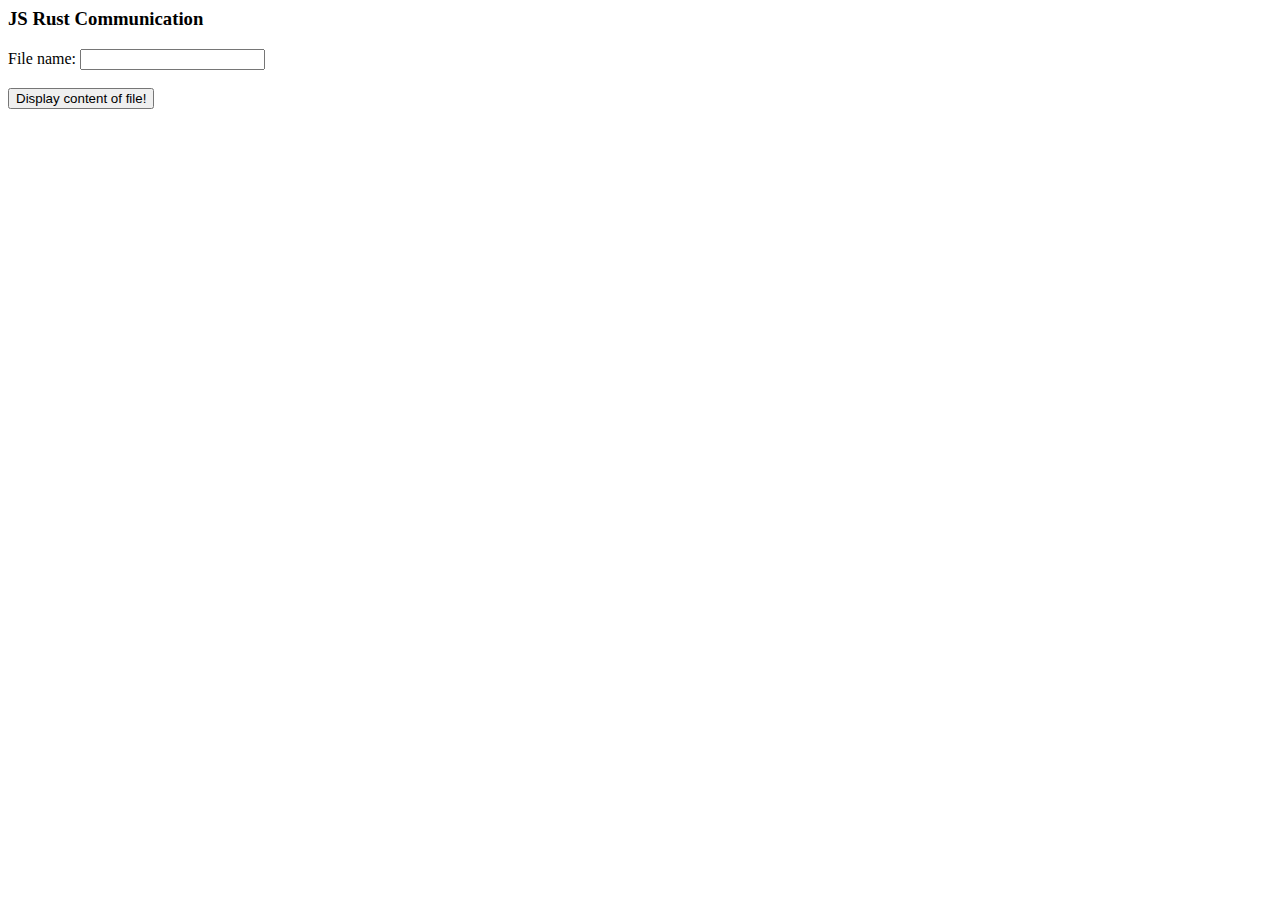
<file: alcro-patched/examples/js-rust-communicate.html>
<html>

<head>
    <title>JS Rust Communication</title>
    <script>
        async function displayContents() {
            try {
                let contents = await readFile(document.getElementById('name').value)
                document.getElementById('result').innerText = contents;
            }
            catch (err) {
                document.getElementById('result').innerText = "Error: " + err;
            }
        }
    </script>
</head>

<body>
    <h3 id="title">JS Rust Communication</h3>
    File name: <input id="name">
    <br> <br> <button onclick="displayContents()">Display content of file!</button>
    <p id="result"></p>
</body>

</html>
</file>
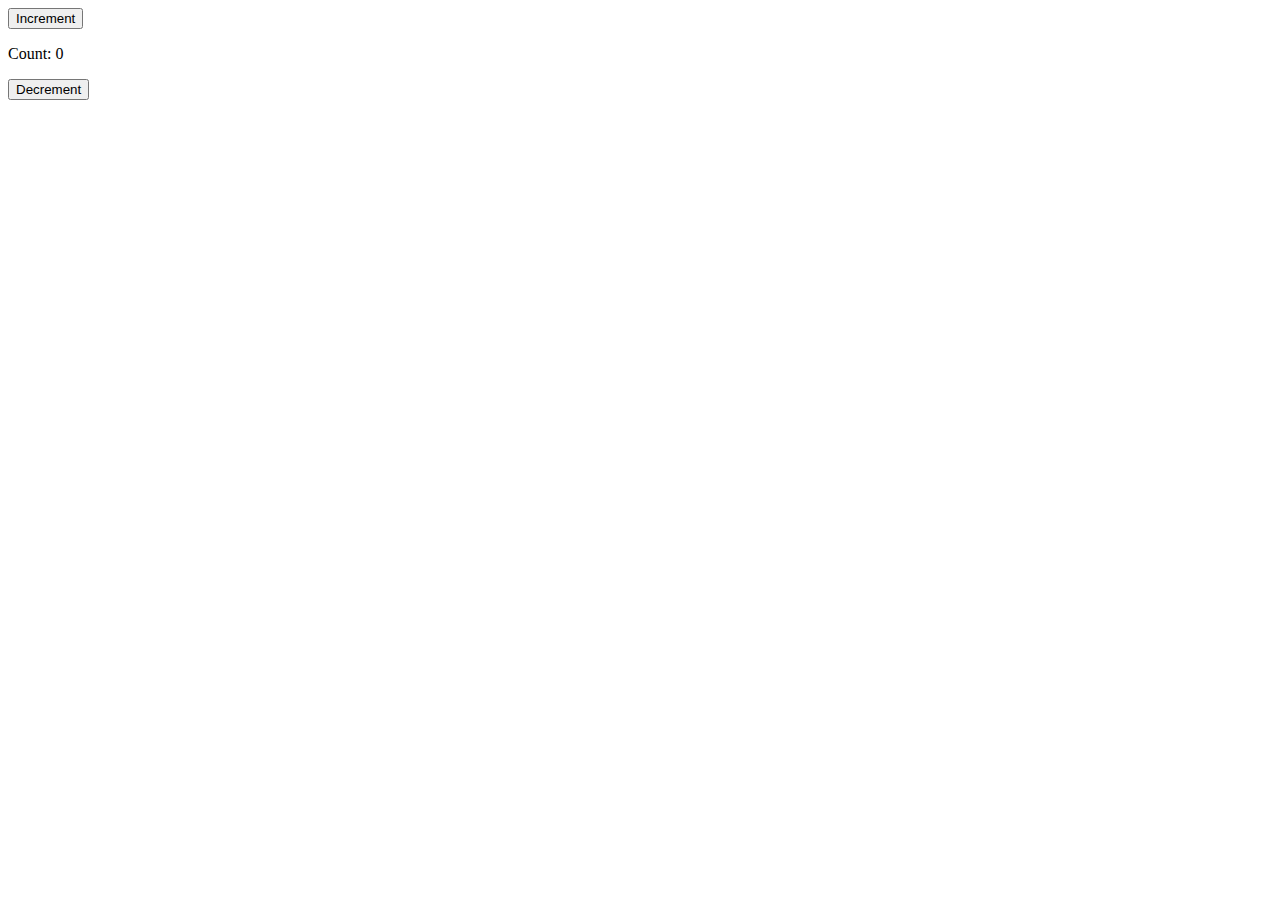
<file: alcro-patched/examples/multiple-windows.html>
<html>

<head>
    <title>Multiple Windows</title>
</head>

<body>
    <button onclick="increment().then(c=>document.getElementById('count').innerText=`Count: ${c}`)">Increment</button>
    <p id="count">Count: 0</p>
    <button onclick="decrement().then(c=>document.getElementById('count').innerText=`Count: ${c}`)">Decrement</button>
</body>

</html>
</file>
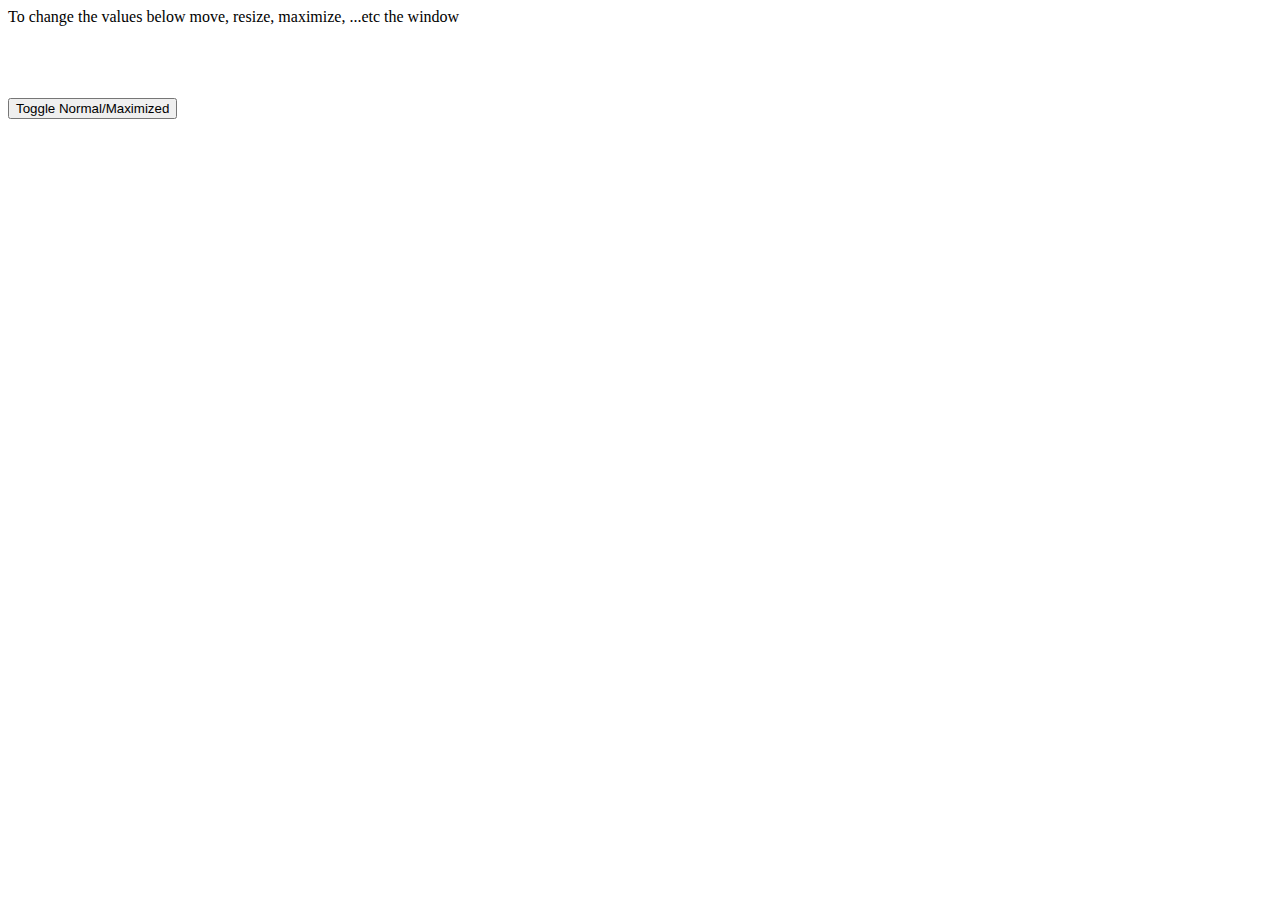
<file: alcro-patched/examples/window-details.html>
<html>

<head>
    <title>Window details</title>
    <script>
        function $(id) {
            return document.getElementById(id)
        }

        function printDetails() {
            setInterval(async () => {
                let details = await windowDetails();
                $("coords").innerText = `x=${details.left} y=${details.top}`
                $("size").innerText = `height=${details.height} width=${details.width}`
                $("state").innerText = `state=${details.windowState}`
            }, 100);
        }
    </script>
</head>

<body>
    To change the values below move, resize, maximize, ...etc the window <br>
    <span id="coords"></span><br>
    <span id="size"></span><br>
    <span id="state"></span><br><br>
    <button onclick="toggle()">Toggle Normal/Maximized</button>
</body>

</html>
</file>
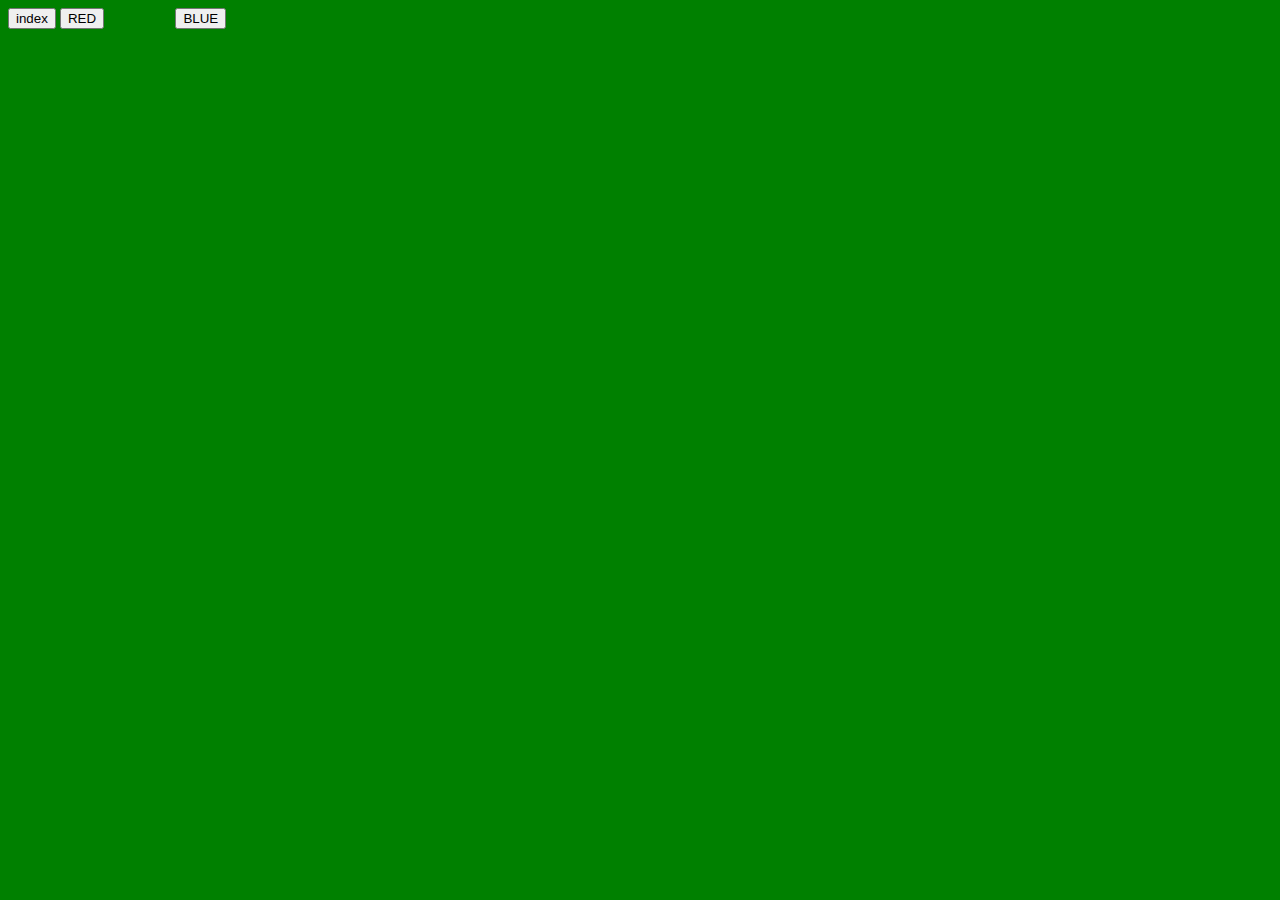
<file: alcro-patched/examples/actix-embed/green.html>
<!doctype html>

<html lang="en">
<head>
  <meta charset="utf-8">
  <title>green</title>
  <link rel="stylesheet" href="css/styles.css">
</head>
<body id="green-body">
  <button class="index" onclick="changePage('index')">index</button>
  <button class="red" onclick="changePage('red')">RED</button>
  <button class="green" onclick="changePage('green')">GREEN</button>
  <button class="blue" onclick="changePage('blue')">BLUE</button>

  <script src="js/scripts.js"></script>
</body>
</html>
</file>
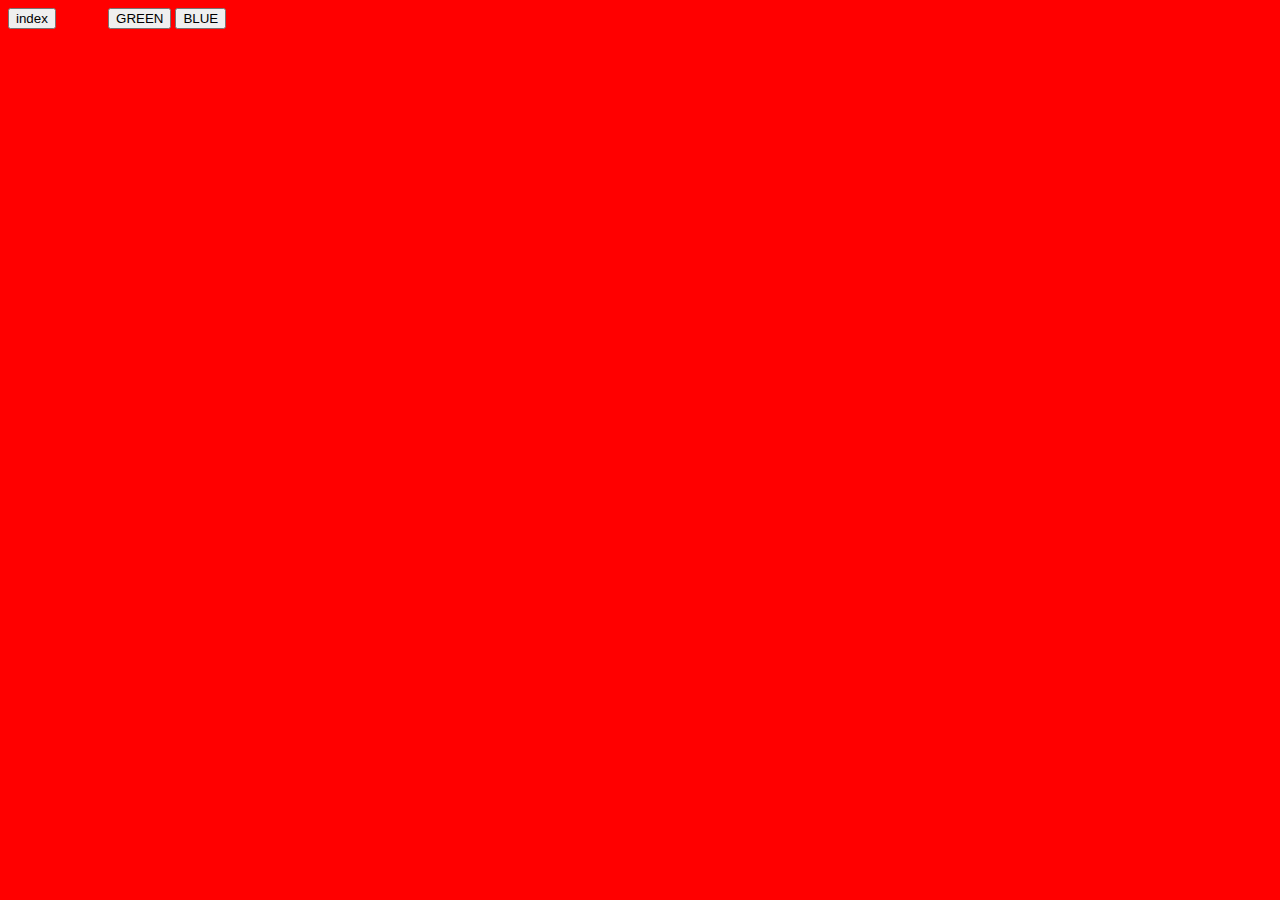
<file: alcro-patched/examples/actix-embed/red.html>
<!doctype html>

<html lang="en">
<head>
  <meta charset="utf-8">
  <title>red</title>
  <link rel="stylesheet" href="css/styles.css">
</head>
<body id="red-body">
  <button class="index" onclick="changePage('index')">index</button>
  <button class="red" onclick="changePage('red')">RED</button>
  <button class="green" onclick="changePage('green')">GREEN</button>
  <button class="blue" onclick="changePage('blue')">BLUE</button>

  <script src="js/scripts.js"></script>
</body>
</html>
</file>
<file: alcro-patched/examples/actix-embed/css/styles.css>
#red-body {
    background-color: red;
}

#green-body {
    background-color: green;
}

#blue-body {
    background-color: blue;
}

#index-body {
    background: rgb(63,94,251);
    background: radial-gradient(circle, rgba(63,94,251,1) 0%, rgba(252,70,107,1) 100%);
}

/*
 * Following rules hide the button that corresponds
 * to given page
 */

#red-body > .red {
    visibility: hidden;
}

#green-body > .green {
    visibility: hidden;
}

#blue-body > .blue {
    visibility: hidden;
}

#index-body > .index {
    visibility: hidden;
}
</file>
